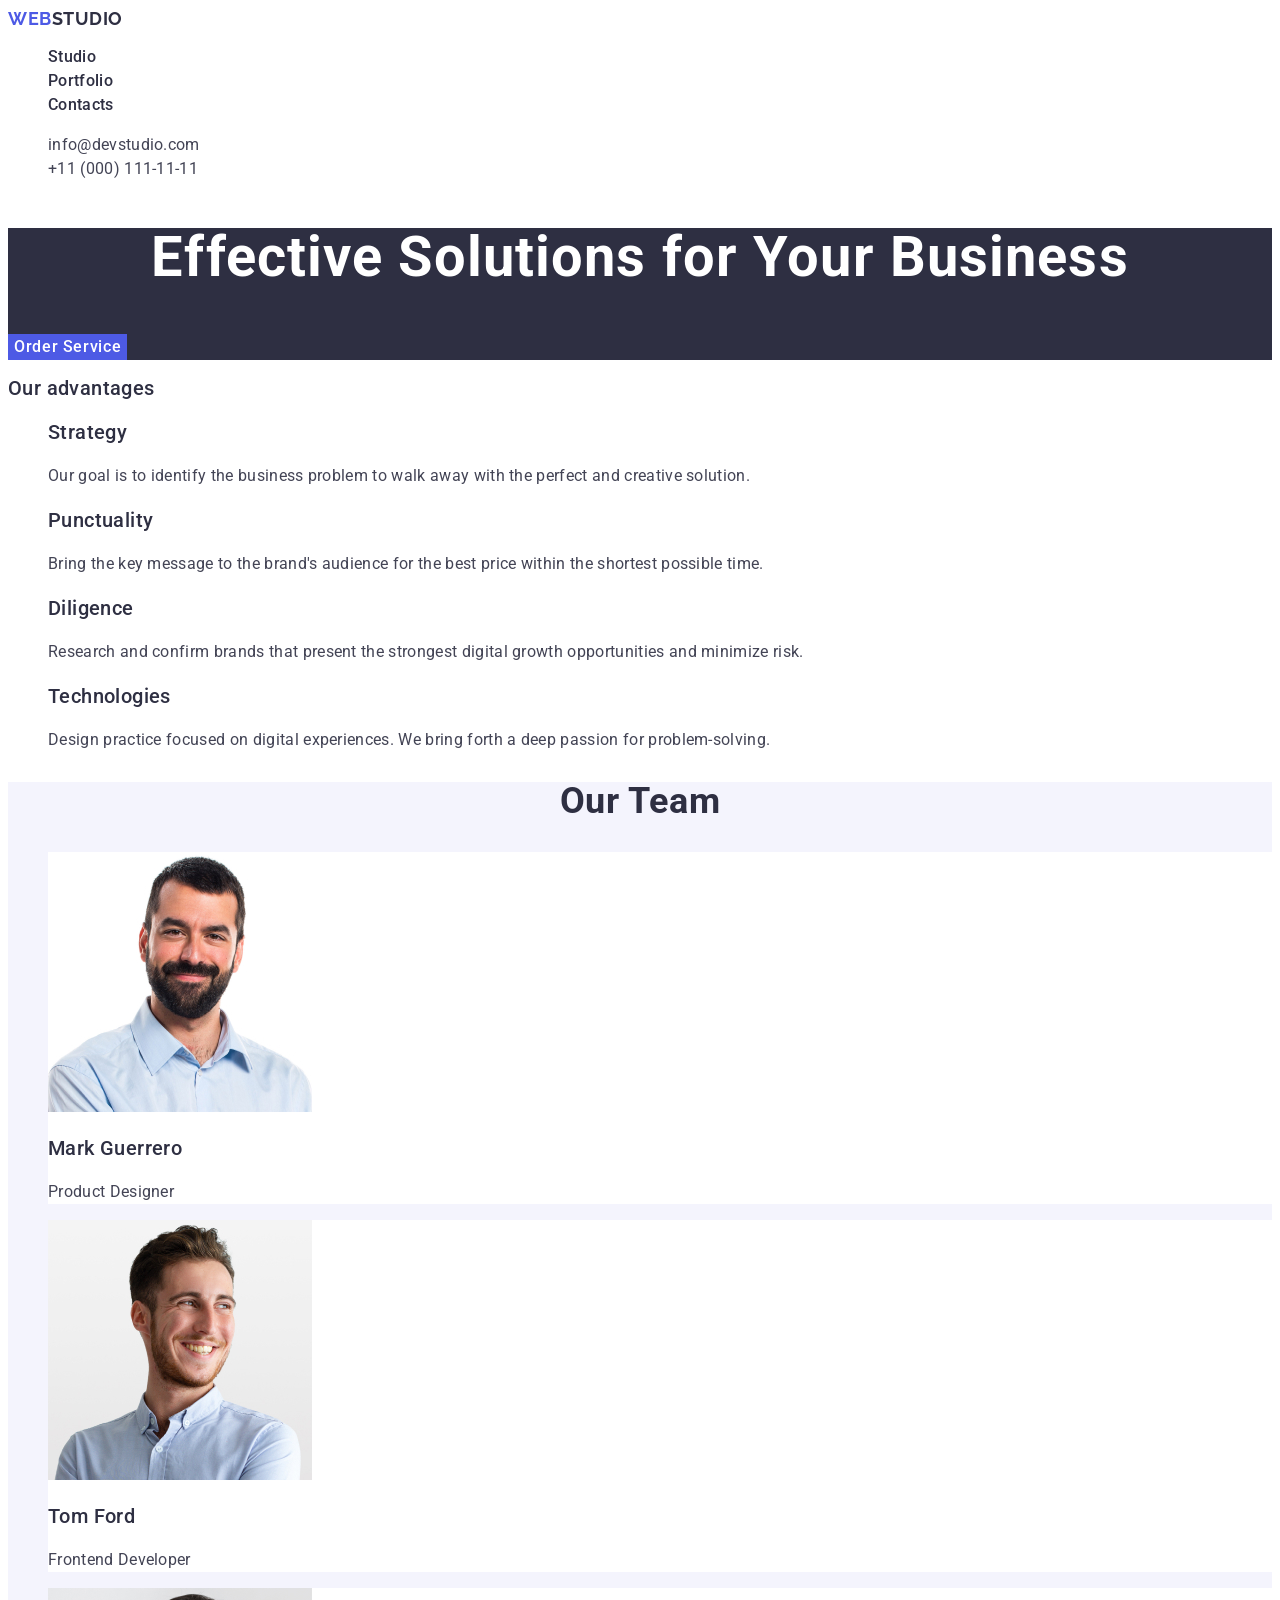
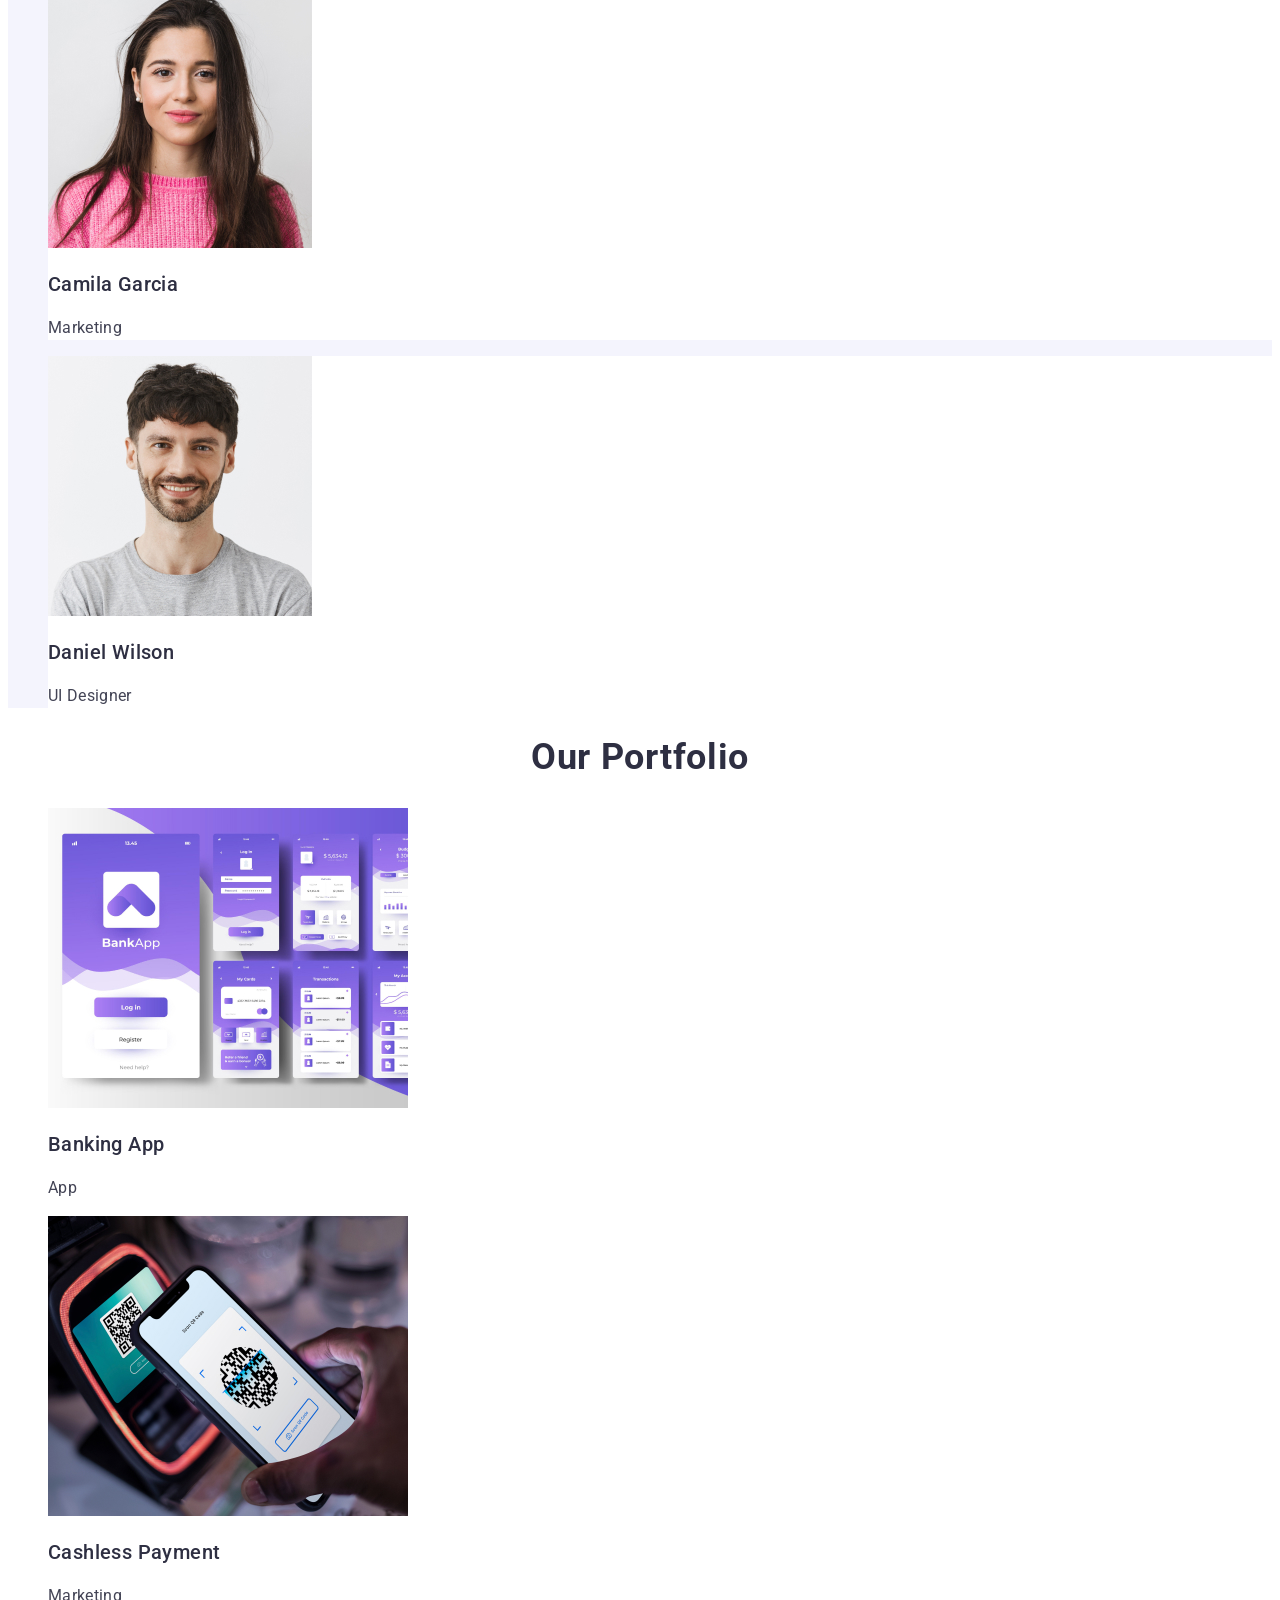
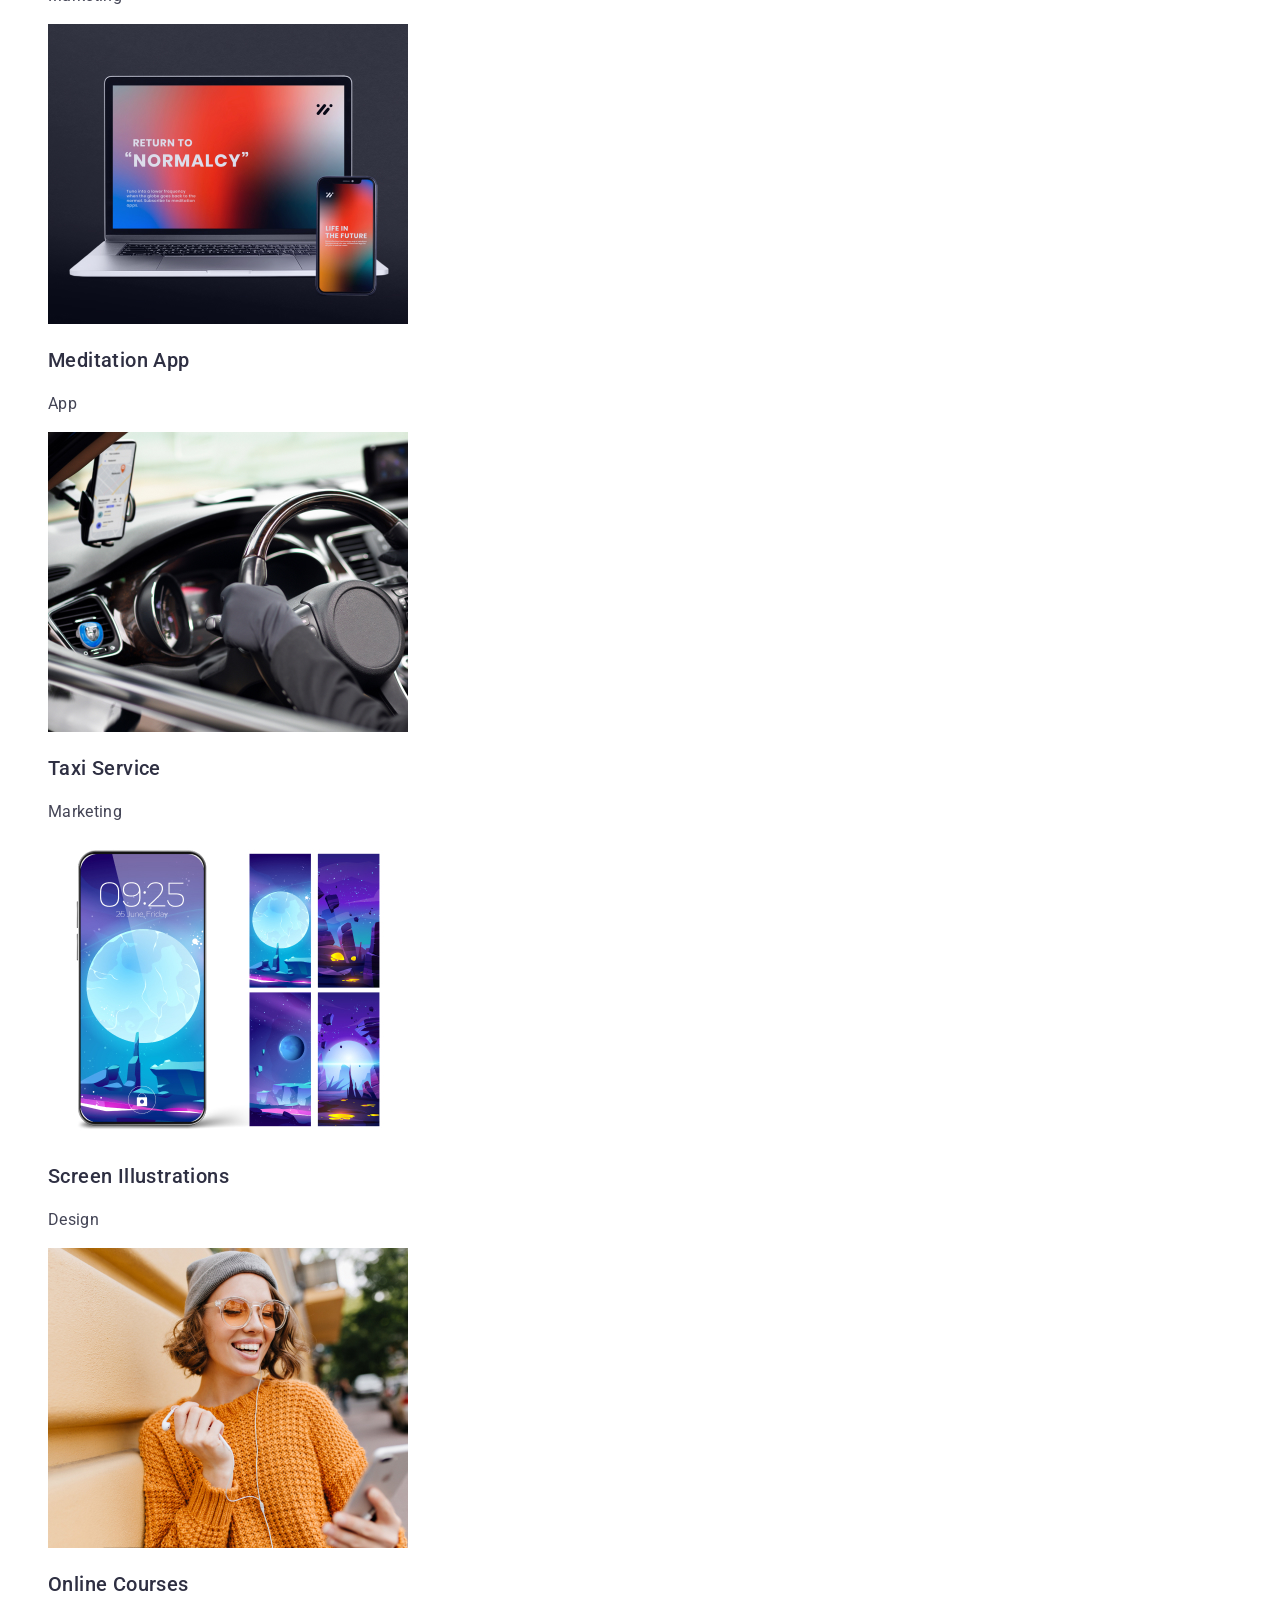
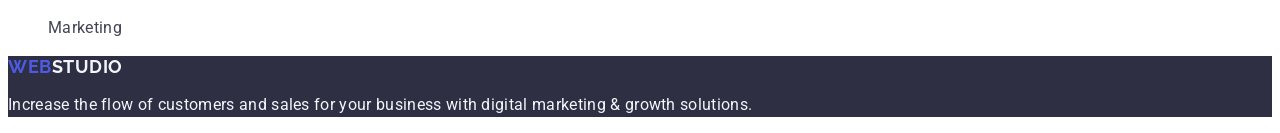
<file: index.html>
<!DOCTYPE html>
<html lang="en">
  <head>
    <meta charset="UTF-8" />
    <meta name="viewport" content="width=device-width, initial-scale=1.0" />
    <title>WEBSTUDIO</title>
    <!-- styles -->
    <link rel="stylesheet" href="./css/styles.css" />
    <!-- fonts -->
    <link rel="preconnect" href="https://fonts.googleapis.com" />
    <link rel="preconnect" href="https://fonts.gstatic.com" crossorigin />
    <link
      href="https://fonts.googleapis.com/css2?family=Raleway:wght@700&family=Roboto:ital,wght@0,400;0,500;1,700&display=swap"
      rel="stylesheet"
    />
  </head>

  <body>
    <header>
      <nav>
        <a class="logo" href="./index.html">
          Web<span class="logo-studio">Studio</span></a
        >
        <ul>
          <li><a class="nav-link" href="./index.html">Studio</a></li>
          <li><a class="nav-link" href="">Portfolio</a></li>
          <li><a class="nav-link" href="">Contacts</a></li>
        </ul>
      </nav>
      <address class="address-list">
        <ul>
          <li>
            <a class="nav-adress" href="mailto:info@devstudio.com"
              >info@devstudio.com</a
            >
          </li>
          <li>
            <a class="nav-adress" href="tel:+110001111111"
              >+11 (000) 111-11-11</a
            >
          </li>
        </ul>
      </address>
    </header>
    <main>
      <!-- hero section -->
      <section class="hero-section">
        <h1 class="hero-title">Effective Solutions for Your Business</h1>
        <button class="hero-button" type="button">Order Service</button>
      </section>
      <!-- our advantages section  -->
      <section class="our-advantages-section">
        <h2 class="section-advantages-title">Our advantages</h2>
        <ul>
          <li>
            <h3 class="advantages-title">Strategy</h3>
            <p class="advantages-text">
              Our goal is to identify the business problem to walk away with the
              perfect and creative solution.
            </p>
          </li>
          <li>
            <h3 class="advantages-title">Punctuality</h3>
            <p class="advantages-text">
              Bring the key message to the brand's audience for the best price
              within the shortest possible time.
            </p>
          </li>
          <li>
            <h3 class="advantages-title">Diligence</h3>
            <p class="advantages-text">
              Research and confirm brands that present the strongest digital
              growth opportunities and minimize risk.
            </p>
          </li>
          <li>
            <h3 class="advantages-title">Technologies</h3>
            <p class="advantages-text">
              Design practice focused on digital experiences. We bring forth a
              deep passion for problem-solving.
            </p>
          </li>
        </ul>
      </section>
      <!-- our team section -->
      <section class="our-team-section">
        <h2 class="team-title">Our Team</h2>
        <ul>
          <li class="team-cart">
            <img
              src="./images/our_team/mark-guerrero.jpg"
              alt="img-Product-Designer "
              width="264"
            />
            <h3 class="name-team-title">Mark Guerrero</h3>
            <p class="prof-name-title">Product Designer</p>
          </li>
          <li class="team-cart">
            <img
              src="./images/our_team/tom-ford.jpg"
              alt="img-Tom-Ford"
              width="264"
            />
            <h3 class="name-team-title">Tom Ford</h3>
            <p class="prof-name-title">Frontend Developer</p>
          </li>
          <li class="team-cart">
            <img
              src="./images/our_team/camila-garcia.jpg"
              alt="img-Camila-Garcia"
              width="264"
            />
            <h3 class="name-team-title">Camila Garcia</h3>
            <p class="prof-name-title">Marketing</p>
          </li>
          <li class="team-cart">
            <img
              src="./images/our_team/daniel-wilson.jpg"
              alt="img-Daniel-Wilson"
              width="264"
            />
            <h3 class="name-team-title">Daniel Wilson</h3>
            <p class="prof-name-title">UI Designer</p>
          </li>
        </ul>
      </section>
      <!-- Our Portfolio -->
      <section class="our-porfolio-section">
        <h2 class="portfolio-title">Our Portfolio</h2>
        <ul>
          <li>
            <img
              src="./images/our_portfolio/banking_app.jpg"
              alt="banking_app"
              width="360"
            />
            <h3 class="service-title">Banking App</h3>
            <p class="option-text">App</p>
          </li>
          <li>
            <img
              src="./images/our_portfolio/cashless_payment.jpg"
              alt=" cashless_payment"
              width="360"
            />
            <h3 class="service-title">Cashless Payment</h3>
            <p class="option-text">Marketing</p>
          </li>
          <li>
            <img
              src="./images/our_portfolio/meditation_app.jpg"
              alt=" meditation_app"
              width="360"
            />
            <h3 class="service-title">Meditation App</h3>
            <p class="option-text">App</p>
          </li>
          <li>
            <img
              src="./images/our_portfolio/taxi_service.jpg"
              alt=" taxi_service"
              width="360"
            />
            <h3 class="service-title">Taxi Service</h3>
            <p class="option-text">Marketing</p>
          </li>
          <li>
            <img
              src="./images/our_portfolio/screen_illustrations.jpg"
              alt="screen_illustrations"
              width="360"
            />
            <h3 class="service-title">Screen Illustrations</h3>
            <p class="option-text">Design</p>
          </li>
          <li>
            <img
              src="./images/our_portfolio/online_courses.jpg"
              alt=" online_courses"
              width="360"
            />
            <h3 class="service-title">Online Courses</h3>
            <p class="option-text">Marketing</p>
          </li>
        </ul>
      </section>
    </main>
    <!-- footer-section -->
    <footer class="footer-section">
      <a class="logo" href="./index.html"
        >Web<span class="logo-studio-footer">Studio</span>
      </a>
      <p class="footer-text">
        Increase the flow of customers and sales for your business with digital
        marketing & growth solutions.
      </p>
    </footer>
  </body>
</html>
</file>
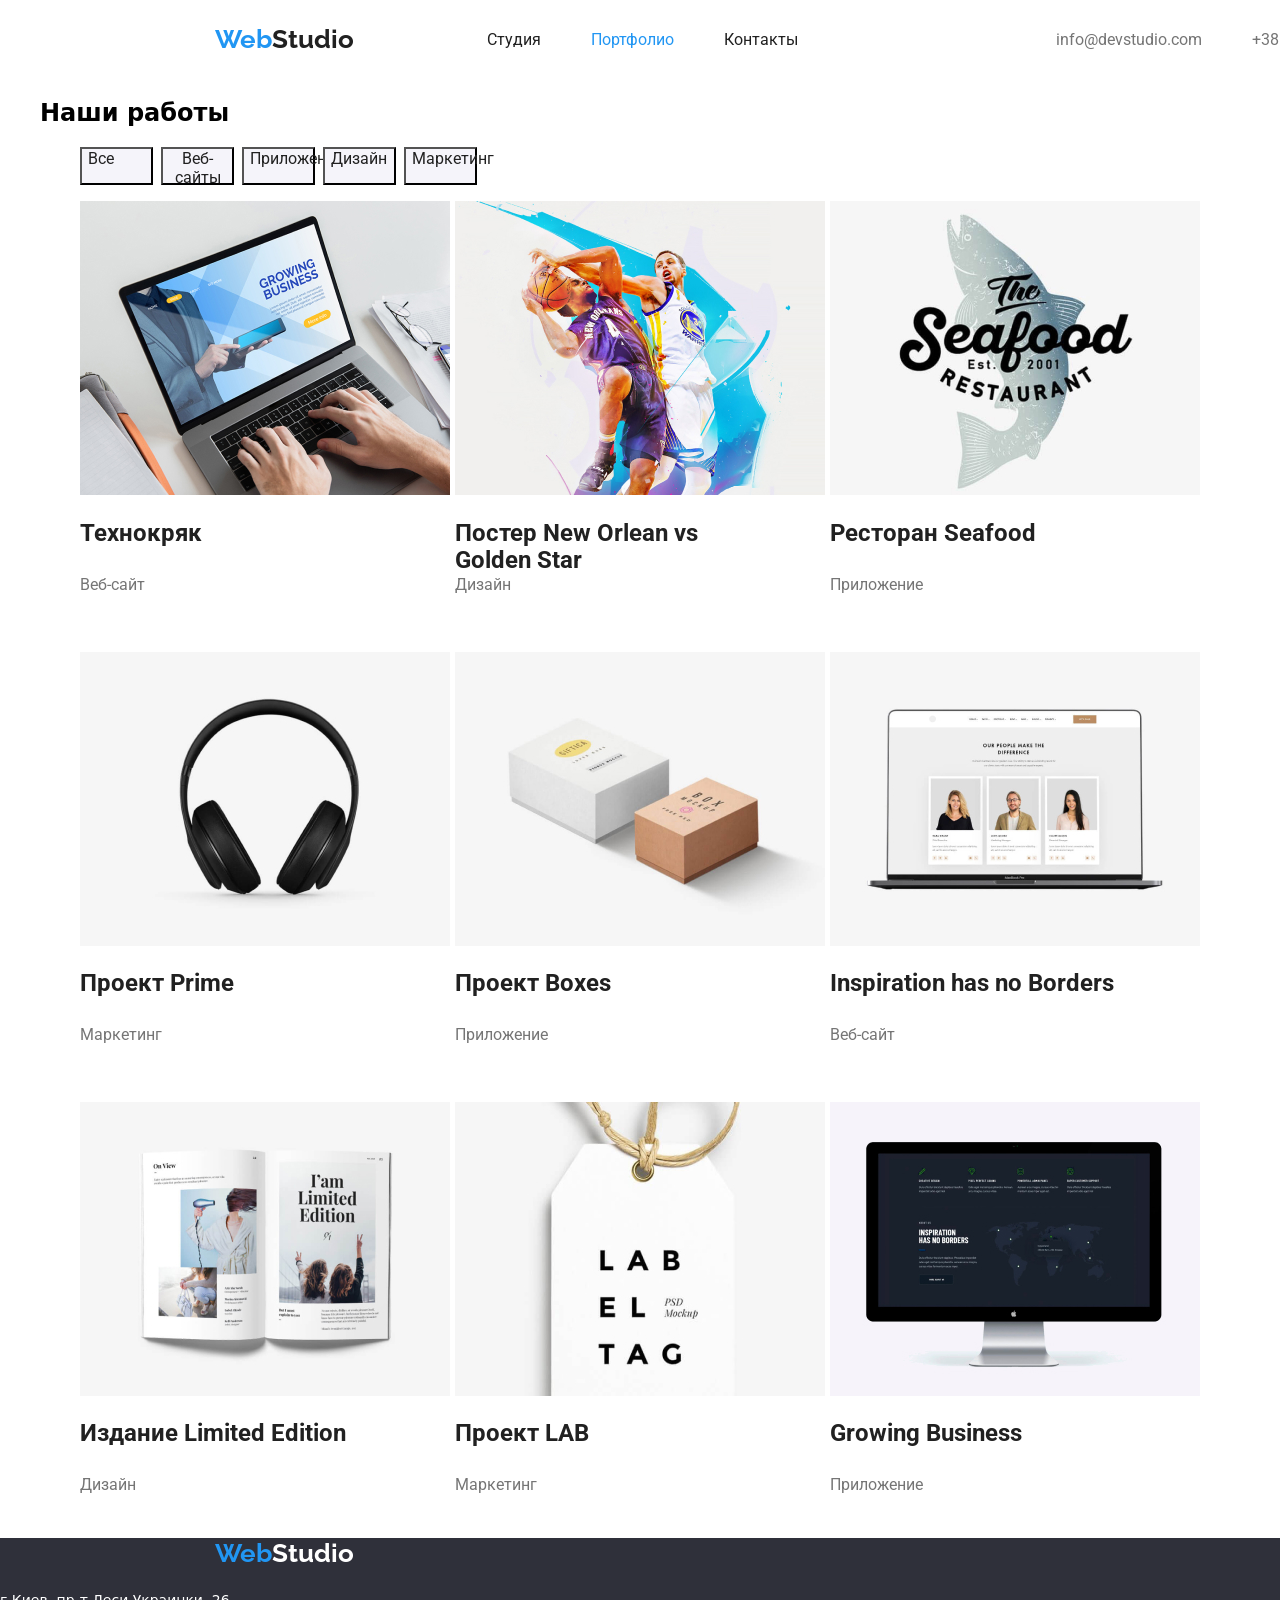
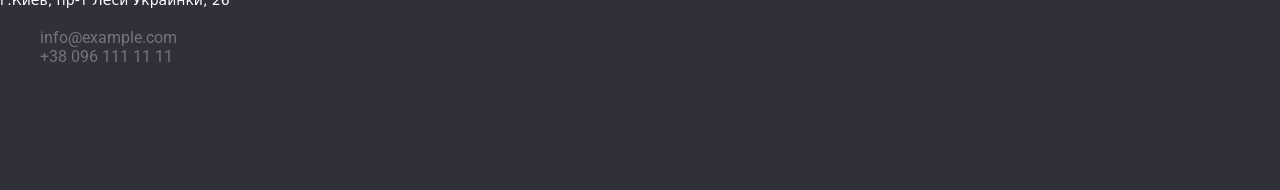
<file: portfolio.html>
<!DOCTYPE html>
<html lang="en">

<head>
    <meta charset="UTF-8">
    <meta name="viewport" content="width=device-width, initial-scale=1.0">
    <title>Document</title>
    <link rel="stylesheet" href="https://cdnjs.cloudflare.com/ajax/libs/modern-normalize/1.0.0/modern-normalize.min.css">
    <link href="https://fonts.googleapis.com/css2?family=Raleway:wght@700&family=Roboto:wght@400;500;700;900&display=swap" rel="stylesheet">
    <link rel="stylesheet" href="./css/style.css">
    <link rel="preconnect" href="https://fonts.gstatic.com">
    
</head>

<body>
  <header>
    <nav class="main-nav" >
        <a href="#" class="logostart"> <span class="logoweb" >Web</span>Studio</a>
        <ul class="list-header">
            <li class="item"><a class="head-link" href="./index.html" >Студия</a></li>
            <li class="item"><a class="head-link-portf" href="./portfolio.html">Портфолио</a></li>
            <li class="item"><a class="head-link" href="#" >Контакты</a></li>
        </ul>
    
    <ul class="auth-nav">
        <li class="item-link"><a href="mailto:info@devstudio.com" class="contact-link">info@devstudio.com</a></li>
        <li class="item-link"><a href="tel:380961111111" class="contact-link">+38 096 111 11 11</a></li>
    </ul>
    </nav>
</header>
<!--Hero-->
    <main>
        <section class="work-container">
            <h1 class="our-work">Наши работы</h1>
            <ul class="filters">
              <li>
                <button type="button" class="button-top" > Все </button>
              </li>
              <li>
                <button type="button" class="button-top" >Веб-сайты</button>
              </li>
              <li>
                <button type="button" class="button-top" >Приложения</button>
              </li>
              <li>
                <button type="button" class="button-top" >Дизайн</button>
              </li>
              <li>
                <button type="button" class="button-top" >Маркетинг</button>
              </li>
            </ul>
            <ul class="img-portf" >
                <li class="img-elements">
                  <a href="#" class="link">
                  <img src="./img/laptop2.jpg" alt="Ноутбук">
                  <h2 class="name-list">Технокряк</h2>
                  <p class="prof-list">Веб-сайт</p>
                  </a>
                </li>
                <li class="img-elements">
                  <a href="#" class="link">
                  <img src="./img/poster.jpg" alt="Постер">
                  <h2 class="name-list">Постер New Orlean vs Golden Star</h2>
                  <p class="prof-list">Дизайн</p>
                  </a>
                </li>
                <li class="img-elements">
                  <a href="#" class="link">
                  <img src="./img/restaurant.jpg" alt="Логотип ">
                  <h2 class="name-list">Ресторан Seafood</h2>
                  <p class="prof-list">Приложение</p>
                  </a>
                </li>
                <li class="img-elements">
                  <a href="#" class="link">
                  <img src="./img/headphones.jpg" alt="наушники">
                  <h2 class="name-list">Проект Prime</h2>
                  <p class="prof-list">Маркетинг</p>
                  </a>
                </li>
                <li class="img-elements">
                  <a href="#" class="link">
                  <img src="./img/boxes.jpg" alt="Коробки ">
                  <h2 class="name-list">Проект Boxes</h2>
                  <p class="prof-list">Приложение</p>
                  </a>
                </li>
                <li class="img-elements">
                  <a href="#" class="link">
                  <img src="./img/macbook.jpg" alt="Mac">
                  <h2 class="name-list">Inspiration has no Borders</h2>
                  <p class="prof-list">Веб-сайт</p>
                  </a>
                </li>
                <li class="img-elements">
                  <a href="#" class="link">
                  <img src="./img/book.jpg" alt="Раскрытый журнал">
                  <h2 class="name-list">Издание Limited Edition</h2>
                  <p class="prof-list">Дизайн</p>
                  </a>
                </li>
                <li class="img-elements">
                  <a href="#" class="link">
                  <img src="./img/trinket.jpg" alt="Бирка с логотипом">
                  <h2 class="name-list">Проект LAB</h2>
                  <p class="prof-list">Маркетинг</p>
                  </a>
                </li>
                <li class="img-elements">
                  <a href="#" class="link">
                  <img src="./img/worldmap.jpg" alt="карта мира на ноутбуке ">
                  <h2 class="name-list">Growing Business</h2>
                  <p class="prof-list">Приложение</p>
                  </a>
                </li>
              </ul>
              </section>
         </main>



      <!--Footer -->
      <footer class="footer">
        <a href="#" class="logo-footer"> <span class="logoweb" >Web</span><span class="studio-footer">Studio</span></a>
        <address class="adress-footer">г.Киев, пр-т Леси Украинки, 26</address>

            <ul>
                <li ><a class="contact-link" href="mailto:info@example.com">info@example.com</a></li>
                <li ><a class="contact-link" href="tel:+380961111111">+38 096 111 11 11</a></li>
            </ul>
        
    </footer>
</body>

</html>
</file>
<file: css/styles.css>
body {
    font-family: 'Roboto', sans-serif; 
    font-size: 16px;
    color: #434455;
    background-color: #FFFFFF;
}
a{
    text-decoration: none;
}
ul{
    list-style-type: none;
}
/* HEADER */

.logo{
    color:#4D5AE5;
    font-family: "Raleway", sans-serif ;
    font-size: 18px;
    font-weight: 700;
    line-height: 1.17;
    letter-spacing: 0.54px;
    text-transform: uppercase;

}
.logo-studio{
    color: #2E2F42;
}
.nav-link{
    color:#2E2F42;
    font-size: 16px;
    font-weight: 500;
    line-height: 1.5;
    letter-spacing: 0.32px;
}
.nav-link:focus{
    color: #404BBF;
}
.nav-link:hover {
    color: #404BBF;
}
.address-list {
    font-style: normal;
    color: #434455;
}
.nav-adress{
    color:#434455;
    font-size: 16px;
    font-style: normal;
    font-weight: 400;
    line-height: 24px;
    letter-spacing: 0.32px;
}
.nav-adress:active{
    color:#404BBF;
}
.nav-adress:hover {
    color: #404BBF;
}
.nav-adress:focus {
    color: #404BBF;
}


/* HERO-SECTION */

.hero-section{
    background-color: #2E2F42;
}

.hero-title{
    color: #FFFFFF;
    font-size: 56px;
    font-style: normal;
    font-weight: 700;
    line-height: 1.07;
    letter-spacing: 1.12px;
    text-align: center
}

.hero-button{
    font-family: "Roboto", sans-serif;
    background-color: #4D5AE5;
    color: #FFFFFF;
    cursor: pointer;
    border: none;
    font-size: 16px;
    font-style: normal;
    font-weight: 500;
    line-height: 24px;
    letter-spacing: 0.64px;
}
.hero-button:hover {
    background-color: #404BBF;
    color: #FFFFFF;
    
}
.hero-button:focus{
    background-color: #404BBF;
}

/* OUR ADVANTAGES */

.our-advantages-section{
    background-color: #fff;
}
.section-advantages-title{
    color: #2e2f42;
    font-weight: 500;
    font-size: 20px;
    line-height: 1.2;
    letter-spacing: 0.02em;

}
.advantages-title{
    color: #2E2F42;
    font-size: 20px;
    font-style: normal;
     font-weight: 500;
     line-height: 24px;
     letter-spacing: 0.4px;
}
.advantages-text{
    color: #434455;
    font-size: 16px;
    font-style: normal;
    font-weight: 400;
    line-height: 1.5;
    letter-spacing: 0.02em;
}

/* OUR TEAM */

.our-team-section{
    background-color: #F4F4FD;
}
.team-title{
    color: #2E2F42;
    font-size: 36px;
    font-style: normal;
    font-weight: 700;
    line-height: 1.11;
    letter-spacing: 0.72px;
    text-transform: capitalize;
    text-align: center
}
.team-cart{
    background-color: #FFFFFF;
}
.name-team-title{
    color: #2E2F42;
    font-size: 20px;
    font-style: normal;
    font-weight: 500;
    line-height: 24px;
    letter-spacing: 0.4px;
}
.prof-name-title{
    color: #434455;
    font-size: 16px;
    font-style: normal;
    font-weight: 400;
    line-height: 24px;
    letter-spacing: 0.32px;
}

/* Our portfolio */
.our-porfolio-section{
    background-color: #FFFFFF;
}
.portfolio-title{
    color: #2E2F42;
    font-size: 36px;
    font-style: normal;
    font-weight: 700;
    line-height: 1.11;
    letter-spacing: 0.72px;
    text-transform: capitalize;
    text-align: center;
}
.service-title{
    color: #2E2F42;
    font-size: 20px;
    font-style: normal;
    font-weight: 500;
    line-height: 24px;
    letter-spacing: 0.4px;
}
.option-text{
    color: #434455;
    font-size: 16px;
    font-style: normal;
    font-weight: 400;
    line-height: 24px;
    letter-spacing: 0.32px;
}
/* FOOTER */
.footer-section{
    background-color: #2E2F42;
}

.logo-studio-footer{
    color: #F4F4FD;
}
.footer-text{
    color: #F4F4FD;
    font-size: 16px;
    font-style: normal;
    font-weight: 400;
    line-height: 24px;
    letter-spacing: 0.32px;
}
</file>
<file: css/style.css>
:root { 
--main-background-color:  #FFFFFF;
--sec-background-color:#F5F4FA; 
--dark-background-color:#2F303A;  
--accent-color: #2196F3;
--main-color: #212121;
--secondary-color: #757575; 
}

body { background-color: var(--main-background-color);}
a { text-decoration:none;}
li {list-style:none; 
font-family: Roboto;}


/*header*/

.main-nav {
    width: 1600px;
    height: 80px; 
    display: flex;
align-items: center;}

.logostart{ margin-left: 215px; color:var(--main-color) ;
    font-family: Raleway, sans-serif;
    font-weight: 700;
    font-size: 26px;
    line-height: 1.2;
    text-decoration: none;
    cursor: pointer }
.logoweb { color: #2196F3;} 
.list-footer{
    font-weight: 500;
    font-size: 14px;
    line-height: 1.14;
    letter-spacing: 0.02em;}

.list-header { display: flex; margin-left: 93px;}
.item { margin-right: 50px; display: block;
    margin-top: 32px;
    margin-bottom:32px ;}
.item:last-child { margin-right: 0px;}



    
.head-link {color: var(--main-color)  ;}
.head-link:focus,
.head-link:hover { color: var(--accent-color);} 
.head-link-studio {color: var(--accent-color);}
.head-link-portf {color: var(--accent-color) ;}
    
.auth-nav { display: flex; margin-left: auto; margin-right: 215px;}
.item-link:last-child{ margin-left: 50px;}
.contact-link { color:var(--secondary-color);}
.contact-link:focus,
.contact-link:hover { color: var(--accent-color);}

/*hero*/

.hero {width: 1600px;
    height: 600px;
    background-color: var(--dark-background-color); 
}
.slogan { color: var(--main-background-color);
    margin-left: 452px;
    margin-right: 452px;
    margin-bottom: 280px;
    width: 696px;
    height: 120px;
    align-items: center;
    font-weight: 900;
    font-size: 44px;
    line-height: 1.37;
    text-align: center;
    font-family: Roboto;
}

.button-studio
    { margin-left: 700px;
    margin-right: 700px;
    margin-bottom: 210px;
    width: 200px;
    height: 50px;
    background-color: var(--accent-color);
    color: var(--main-background-color);
    cursor: pointer
}    

.button-top:focus,
.button-top:hover { color: var(--main-background-color); background-color: var(--accent-color);} 
.button-top { display: flex;
    margin-right: 8px;
    width: 73px;
    height: 38px;
    background-color:var(--sec-background-color);
color:var(--main-color);
cursor: pointer }
.filters {display: flex;
    margin-right: 40px;}

/*heroportf*/
.work-container {
    width: 1230px;
    padding-left: 15px;
    padding-right: 15px;
    margin-right: auto;
    margin-left: auto;
   }

.img-portf { display: flex;
    flex-wrap: wrap; 
}   

.img-elements { 
    width: 345px;
    margin-right: 30px;
    margin-bottom: 30px;}


 .img-elements:nth-child(3) {margin-right: 0;}
 .img-elements:nth-last-child(-n+3) {margin-bottom: 0;}




/*Features*/

.section-features { background-color: var(--main-background-color);}
.features-list { width: 1170px;
    height: 101px;
    display: flex;
padding-left: 215px;
padding-right: 215px;}
.title-list { color: var(--main-color);
    font-weight: bold;
font-size: 14px;
line-height: 16px;}
.text-title  { color: var(--secondary-color);
margin-top: 10px;
margin-right:30px;
width: 270px;
height: 75px;
font-weight: normal;
font-size: 14px;
line-height: 24px;}

/*What are we doing*/

.section-benefits {background-color: var(--main-background-color); 
    font-family: Roboto;}
.benefits-slogan { font-weight: bold;
    font-size: 36px;
    line-height: 42px;
    margin-left: 612px;
    margin-right: 612px;}   
    
.benefits-photo {display: flex;
    padding-left: 215px;
    padding-right: 215px;
    margin-right: 30px;
    width: 370px;
    height: 294px;}    
.coding-photo { width: 370px;}

/*Our team section*/

.team-section {background-color: var(--sec-background-color);
width: 1600px;
height: 648px;}
.our-team {  margin-top: 94px; text-align: center  }
.team-list { display: flex;
width: 1170px;
height: 368px;
padding-left: 215px;
padding-right:  215px;}
.name-list { display: flex;
     color: var(--main-color);
   width: 322px;
   height: 36px;}
.prof-list {
    color: var(--secondary-color);
    width: 322px;
    height:30px;
 }
 .team-ptoto { width: 270px;}

/*Footer */
.footer-container {flex-direction: column;}
.footer {width: 1600px;
  height: 252px;  
    background-color: var(--dark-background-color);
}
.studio-footer { color:var(--main-background-color)}
.logo-footer{  margin-top: 215px; margin-left: 215px; color:var(--main-color) ;
    font-family: Raleway, sans-serif;
    font-weight: 700;
    font-size: 26px;
    line-height: 1.2;
    text-decoration: none;
    }

.adress-footer { 
    margin-top: 20px;
    margin-bottom: 9px;
    color: var(--main-background-color);
    font-style: normal;
    font-weight: 400;
    font-size: 14px;
    line-height: 1.71;}
.footer-link { padding-left: 215px;}
/*button*/
.button-portf:focus,
.button-portf:hover { color: #2196F3; }
</file>
